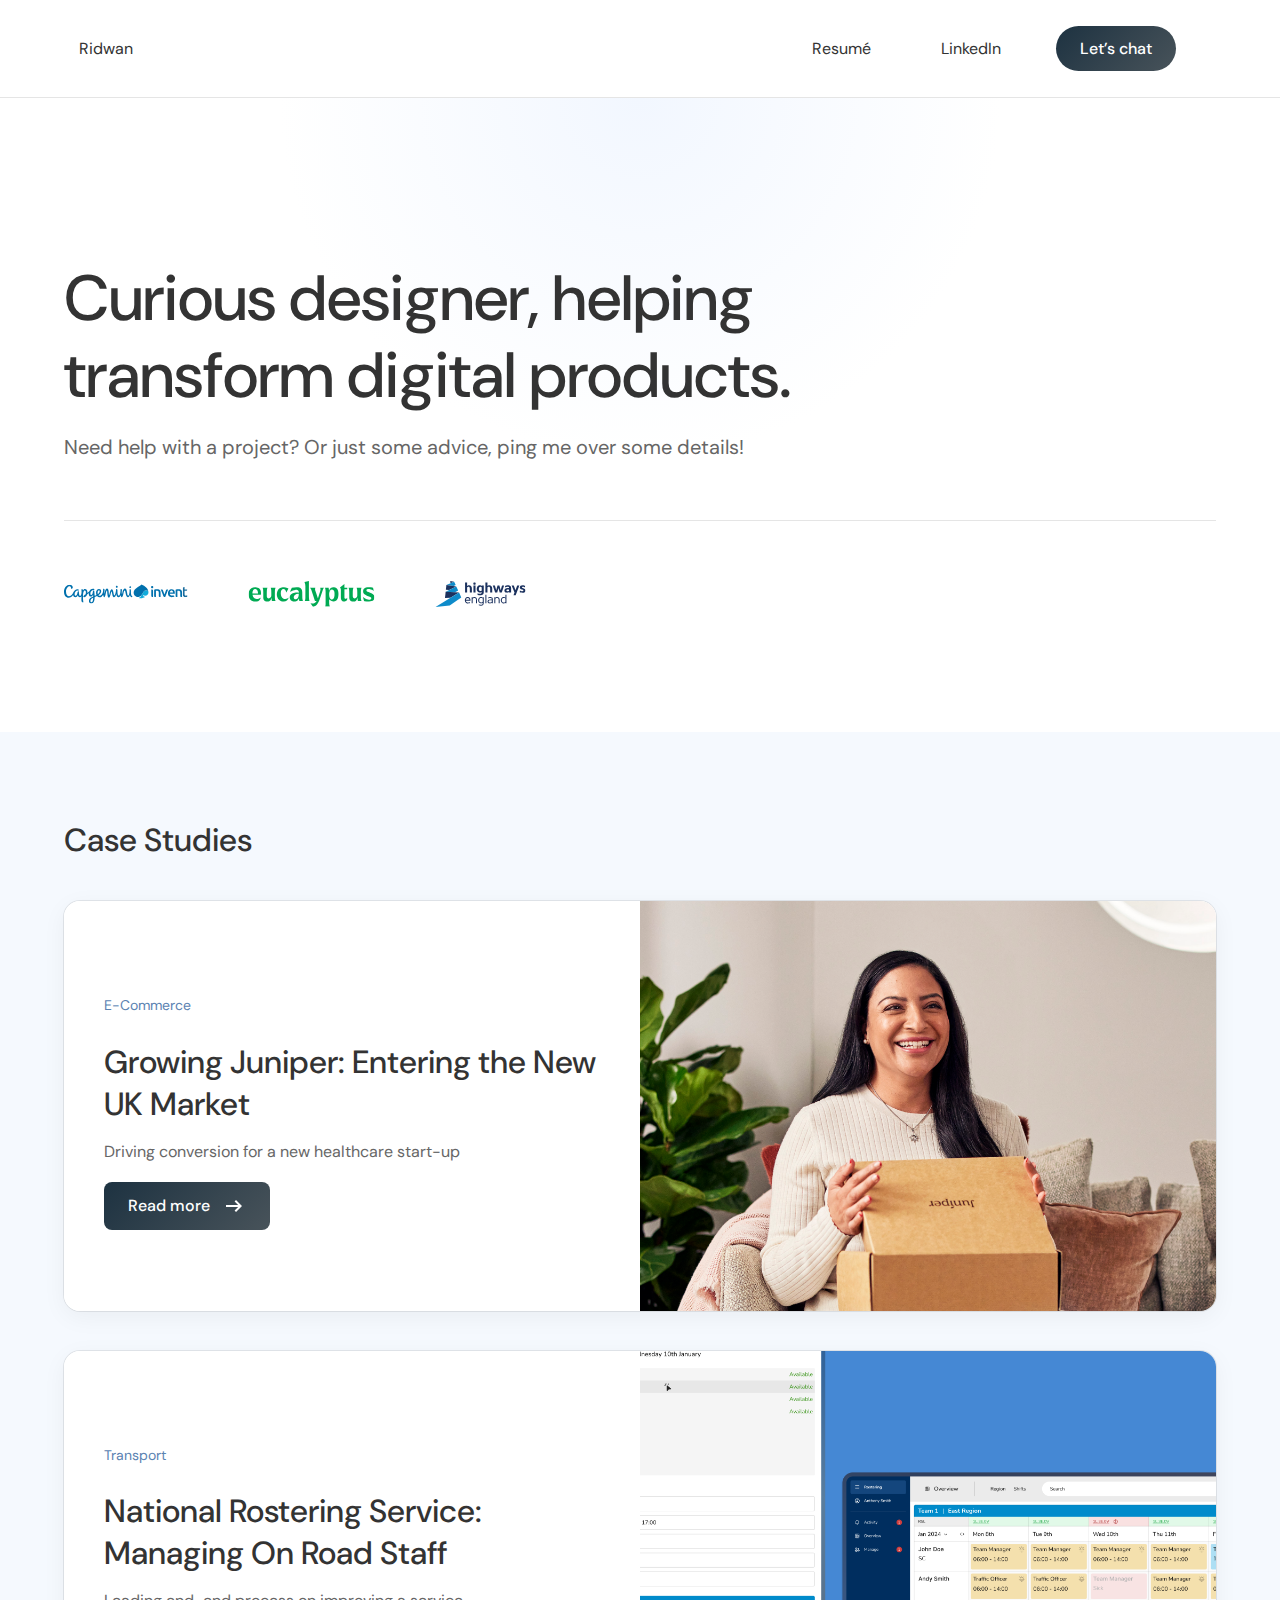
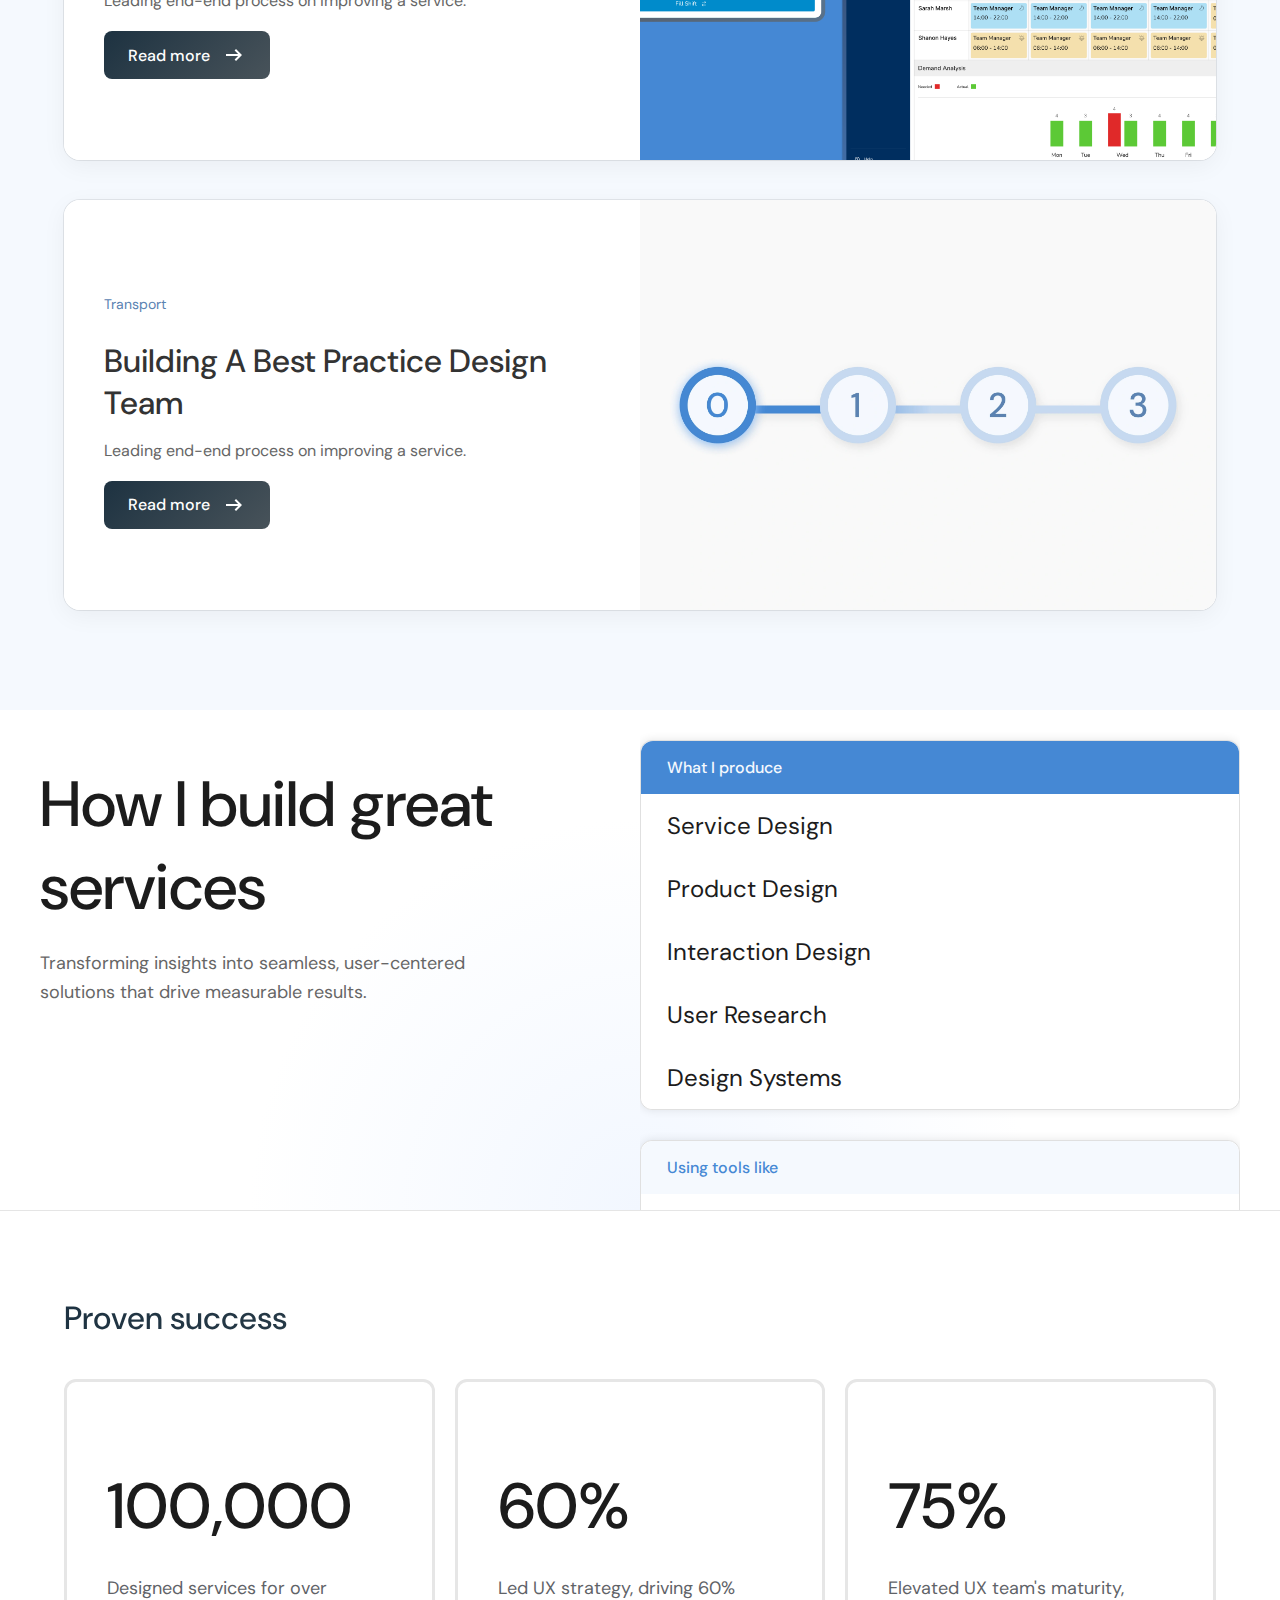
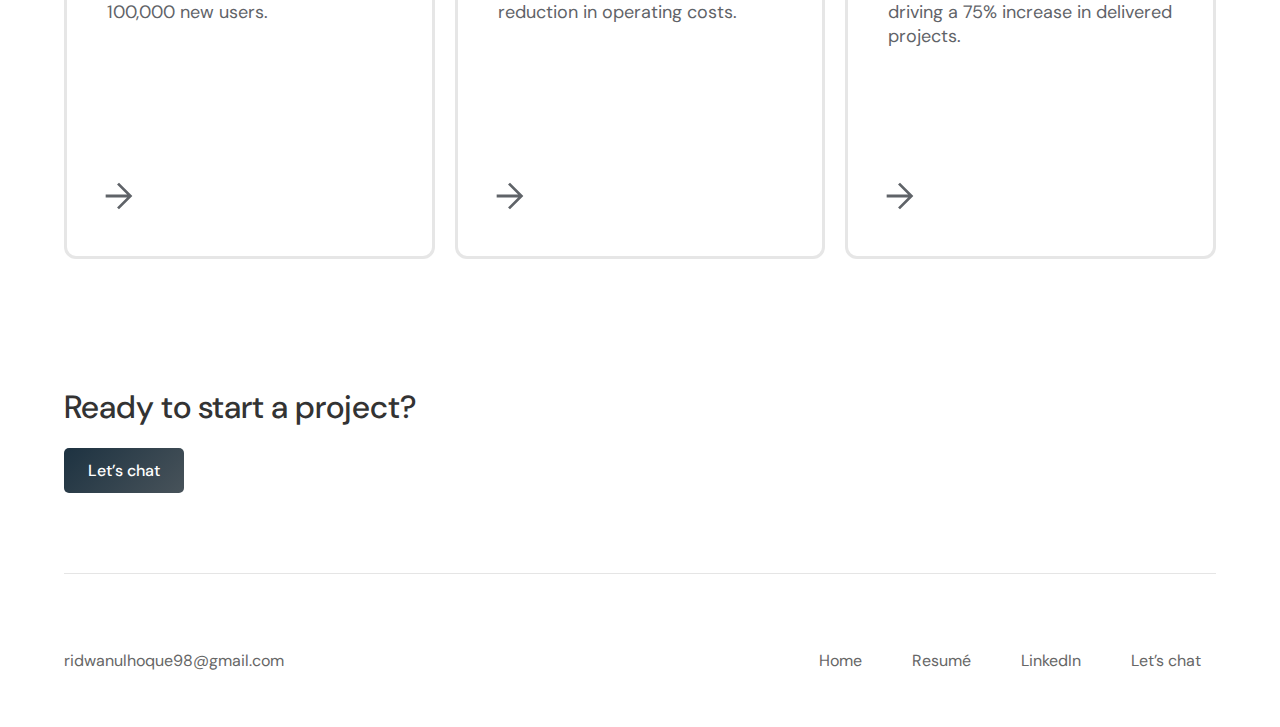
<file: index.html>
<!DOCTYPE html>
<html lang="en">
<head>
    <meta charset="UTF-8">
    <meta name="viewport" content="width=device-width, initial-scale=1.0">
    <title>Ridwan Portfolio</title>
    <link rel="icon" type="image/x-icon" href="assets/Favicon.webp">
    <link rel="stylesheet" href="https://fonts.googleapis.com/css2?family=DM+Sans:wght@400;500;700&display=swap">
    <link rel="stylesheet" href="styles.css">
</head>
<body>
    <header>
        <div class="header-inner">
            <div class="container">
                <nav>
                    <ul>
                        <li class="logo"><a href="index.html">Ridwan</a></li>
                        <li class="desktop-only"><a href="https://docs.google.com/document/d/1-wRVz-llb5nGAWiu1UPl7-VWqBf_VL8gwN9wM1sEEDQ/edit?usp=sharing">Resumé</a></li>
                        <li class="desktop-only"><a href="https://www.linkedin.com/in/ridwanhoque/">LinkedIn</a></li>
                        <li class="chat-button"><a href="#">Let’s chat</a></li>
                        <li class="mobile-only hamburger-menu">
                            <a href="#">
                                <svg xmlns="http://www.w3.org/2000/svg" height="24px" viewBox="0 -960 960 960" width="24px" fill="#0F0F0F">
                                    <path d="M120-240v-80h720v80H120Zm0-200v-80h720v80H120Zm0-200v-80h720v80H120Z"/>
                                </svg>
                            </a>
                        </li>
                    </ul>
                </nav>
            </div>
        </div>
        <div class="hero">
            <div class="container">
                <h1>Curious designer, helping <br> transform digital products.</h1>
                <p>Need help with a project? Or just some advice, ping me over some details!</p>
                <div class="footer-divider"></div>
                <div class="hero-logos">
                    <a href="https://www.capgemini.com/about-us/who-we-are/our-brands/capgemini-invent/" target="_blank">
                        <img src="assets/Capgemini Invent.svg" alt="Capgemini">
                    </a>
                    <a href="https://eucalyptus.vc/" target="_blank">
                        <img src="assets/Eucalyptus.svg" alt="Eucalyptus">
                    </a>
                    <a href="https://nationalhighways.co.uk/" target="_blank">
                        <img src="assets/National Highways.svg" alt="Highways England">
                    </a>
                </div>
            </div>
        </div>
    </header>

    <main>
        <div class="project-background">
            <div class="container">
                <h2>Case Studies</h2>
                <section class="project-card">
                    <div class="project-card-content">
                        <img src="assets/Juniper.webp">
                        <div class="project-info">
                            <p class="project-category">E-Commerce</p>
                            <h2>Growing Juniper: Entering the New UK Market</h2>
                            <p>Driving conversion for a new healthcare start-up</p>
                            <a href="growing-juniper.html" class="button">Read more <svg xmlns="http://www.w3.org/2000/svg" height="24px" viewBox="0 -960 960 960" width="24px" fill="#FFFFFF" class="icon-arrow"><path d="m560-240-56-58 142-142H160v-80h486L504-662l56-58 240 240-240 240Z"/></svg></a>
                        </div>
                    </div>
                </section>
        
                <section class="project-card">
                    <div class="project-card-content">
                        <img src="assets/Safety Critical.webp">
                        <div class="project-info">
                            <p class="project-category">Transport</p>
                            <h2>National Rostering Service: Managing On Road Staff</h2>
                            <p>Leading end-end process on improving a service.</p>
                            <a href="rostering.html" class="button">Read more <svg xmlns="http://www.w3.org/2000/svg" height="24px" viewBox="0 -960 960 960" width="24px" fill="#FFFFFF" class="icon-arrow"><path d="m560-240-56-58 142-142H160v-80h486L504-662l56-58 240 240-240 240Z"/></svg></a>
                        </div>
                    </div>
                </section>
        
                <section class="project-card">
                    <div class="project-card-content">
                        <img src="assets/UX Maturity Scale.webp">
                        <div class="project-info">
                            <p class="project-category">Transport</p>
                            <h2>Building A Best Practice Design Team</h2>
                            <p>Leading end-end process on improving a service.</p>
                            <a href="rostering.html" class="button">Read more <svg xmlns="http://www.w3.org/2000/svg" height="24px" viewBox="0 -960 960 960" width="24px" fill="#FFFFFF" class="icon-arrow"><path d="m560-240-56-58 142-142H160v-80h486L504-662l56-58 240 240-240 240Z"/></svg></a>
                        </div>
                    </div>
                </section>
            </div>
        </div>
        

        <div class="skills-section">
            <div class="skills-content">
                <h2>How I build great services</h2>
                <p>Transforming insights into seamless, user-centered solutions that drive measurable results.</p>
            </div>
            <div class="skills-cards">
                <div class="skill-card">
                    <div class="skill-card-header primary">What I produce</div>
                    <div class="skill-card-body">
                        <div class="skill-cell">Service Design</div>
                        <div class="skill-cell">Product Design</div>
                        <div class="skill-cell">Interaction Design</div>
                        <div class="skill-cell">User Research</div>
                        <div class="skill-cell">Design Systems</div>
                    </div>
                </div>
                <div class="skill-card">
                    <div class="skill-card-header secondary">Using tools like</div>
                    <div class="skill-card-body">
                        <div class="skill-cell">Figma</div>
                        <div class="skill-cell">Adobe Suite</div>
                        <div class="skill-cell">VS Code</div>
                        <div class="skill-cell">Amplitude</div>
                        <div class="skill-cell">Hotjar</div>
                    </div>
                </div>
                <div class="skill-card">
                    <div class="skill-card-header tertiary">For products in</div>
                    <div class="skill-card-body">
                        <div class="skill-cell">Transport</div>
                        <div class="skill-cell">Healthcare</div>
                        <div class="skill-cell">SaaS</div>
                        <div class="skill-cell">AI</div>
                    </div>
                </div>
            </div>
        </div>
        
        <!-- Success Metrics Section -->
        <div class="success-metrics-section">
            <div class="container">
                <h2>Proven success</h2>
                <div class="metrics-grid">
                    <a href="growing-juniper.html" class="metric-card">
                        <h1>100,000</h1>
                        <p>Designed services for over 100,000 new users.</p>
                        <div class="metric-arrow">
                            <svg xmlns="http://www.w3.org/2000/svg" height="40px" viewBox="0 -960 960 960" width="40px" fill="#5f6368"><path d="M673-446.67H160v-66.66h513l-240-240L480-800l320 320-320 320-47-46.67 240-240Z"/></svg>
                        </div>
                    </a>
                    <a href="rostering.html" class="metric-card">
                        <h1>60%</h1>
                        <p>Led UX strategy, driving 60% reduction in operating costs.</p>
                        <div class="metric-arrow">
                            <svg xmlns="http://www.w3.org/2000/svg" height="40px" viewBox="0 -960 960 960" width="40px" fill="#5f6368"><path d="M673-446.67H160v-66.66h513l-240-240L480-800l320 320-320 320-47-46.67 240-240Z"/></svg>
                        </div>
                    </a>
                    <a href="building-teams.html" class="metric-card">
                        <h1>75%</h1>
                        <p>Elevated UX team's maturity, driving a 75% increase in delivered projects.</p>
                        <div class="metric-arrow">
                            <svg xmlns="http://www.w3.org/2000/svg" height="40px" viewBox="0 -960 960 960" width="40px" fill="#5f6368"><path d="M673-446.67H160v-66.66h513l-240-240L480-800l320 320-320 320-47-46.67 240-240Z"/></svg>
                        </div>
                    </a>
                </div>
            </div>
        </div>
        


        <footer>
            <div class="container">
                <div class="footer-content">
                    <h2>Ready to start a project?</h2>
                    <a href="#" class="footer-button">Let’s chat</a>
                    <div class="footer-divider"></div>
                    <div class="footer-email-container">
                        <p class="footer-email">ridwanulhoque98@gmail.com</p>
                        <div class="footer-links">
                            <ul>
                                <li><a href="index.html">Home</a></li>
                                <li><a href="https://docs.google.com/document/d/1-wRVz-llb5nGAWiu1UPl7-VWqBf_VL8gwN9wM1sEEDQ/edit?usp=sharing">Resumé</a></li>
                                <li><a href="https://www.linkedin.com/in/ridwanhoque/">LinkedIn</a></li>
                                <li><a href="#">Let’s chat</a></li>
                            </ul>
                        </div>
                    </div>
                </div>
            </div>
        </footer>
    </main>
</body>
</html>
</file>
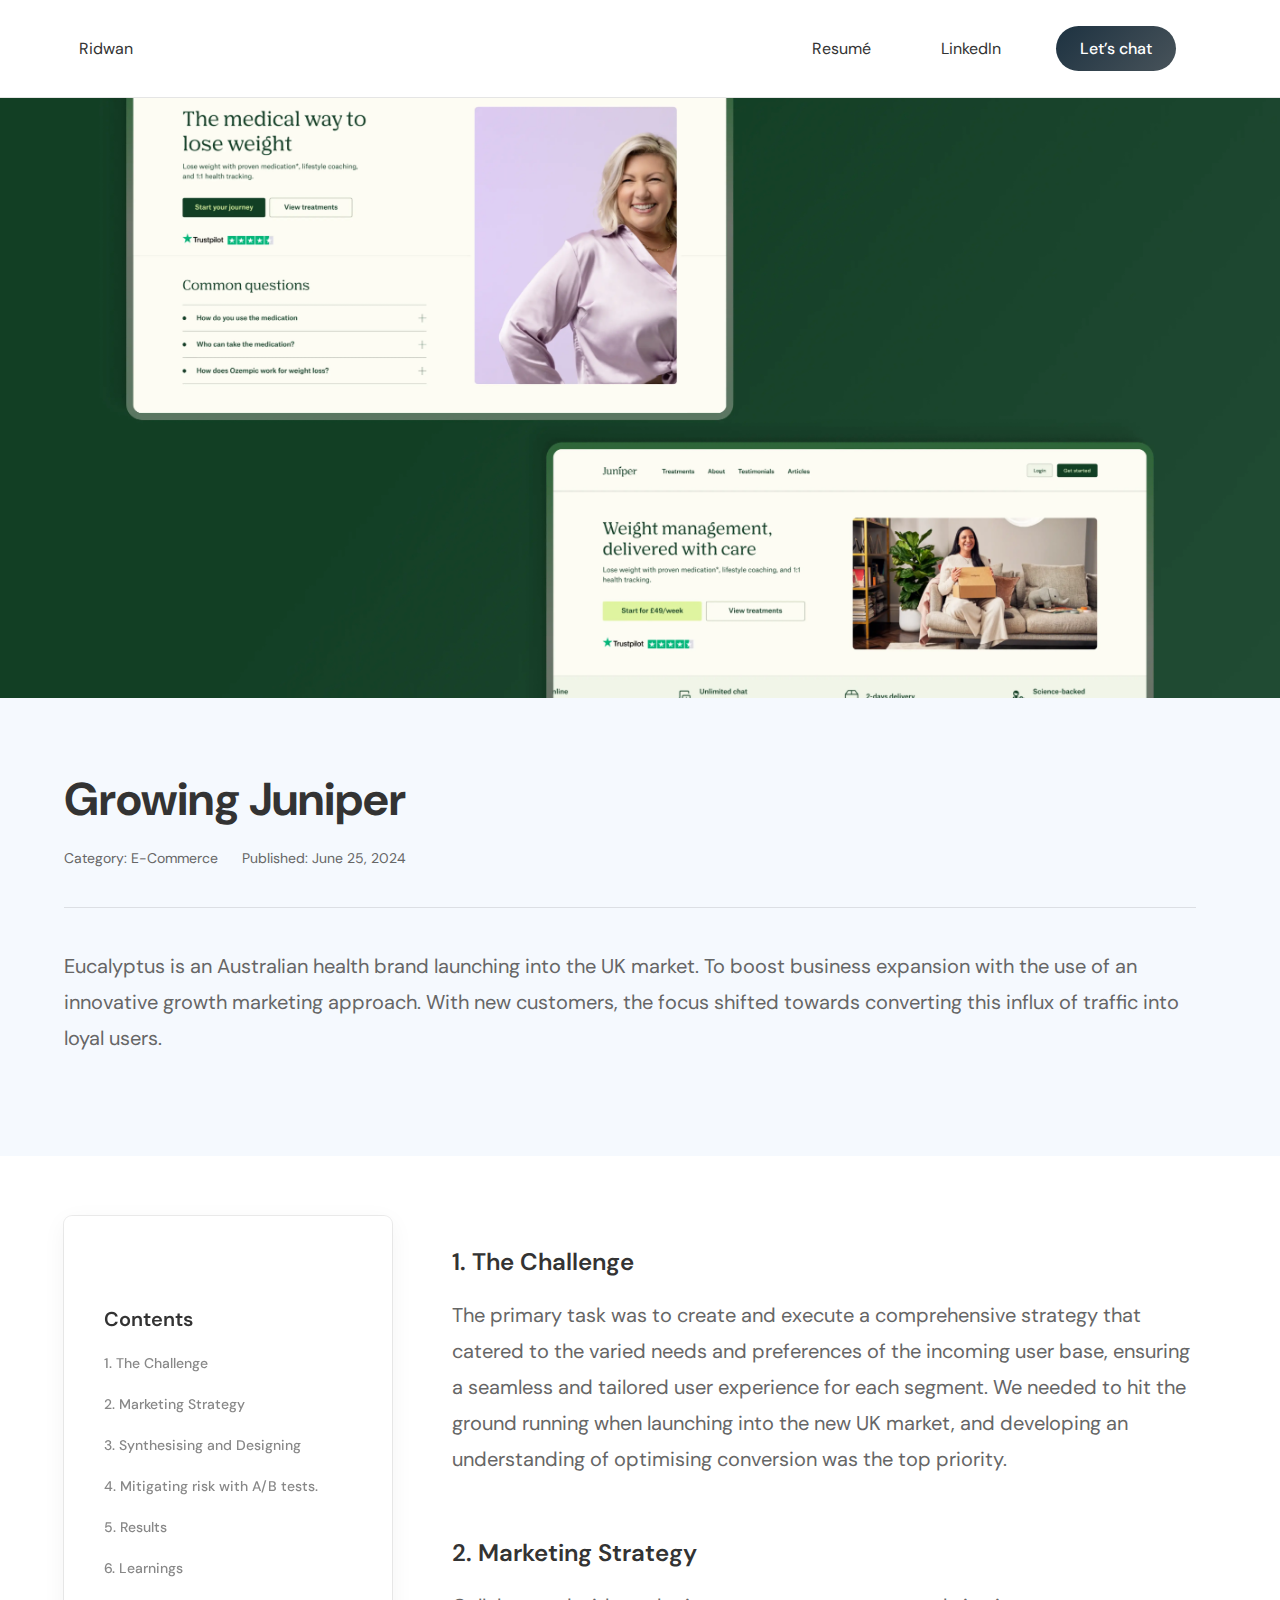
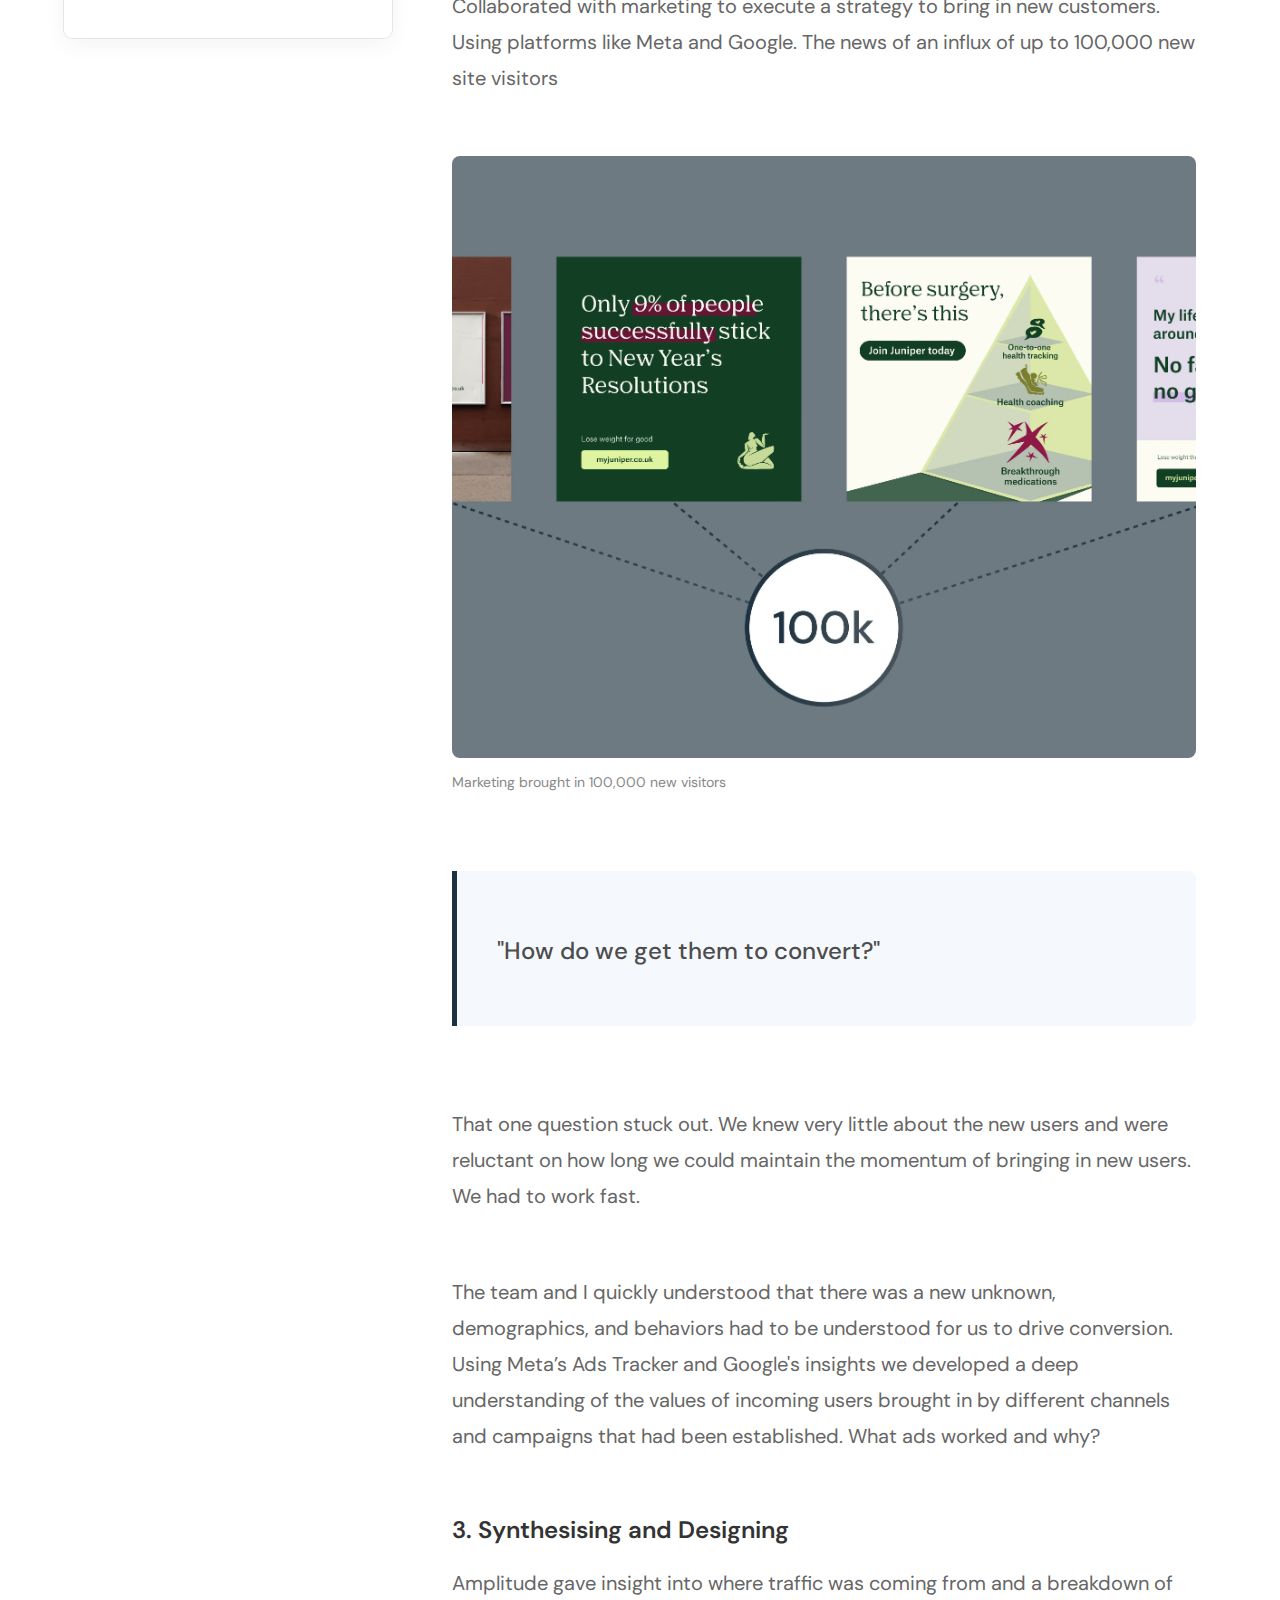
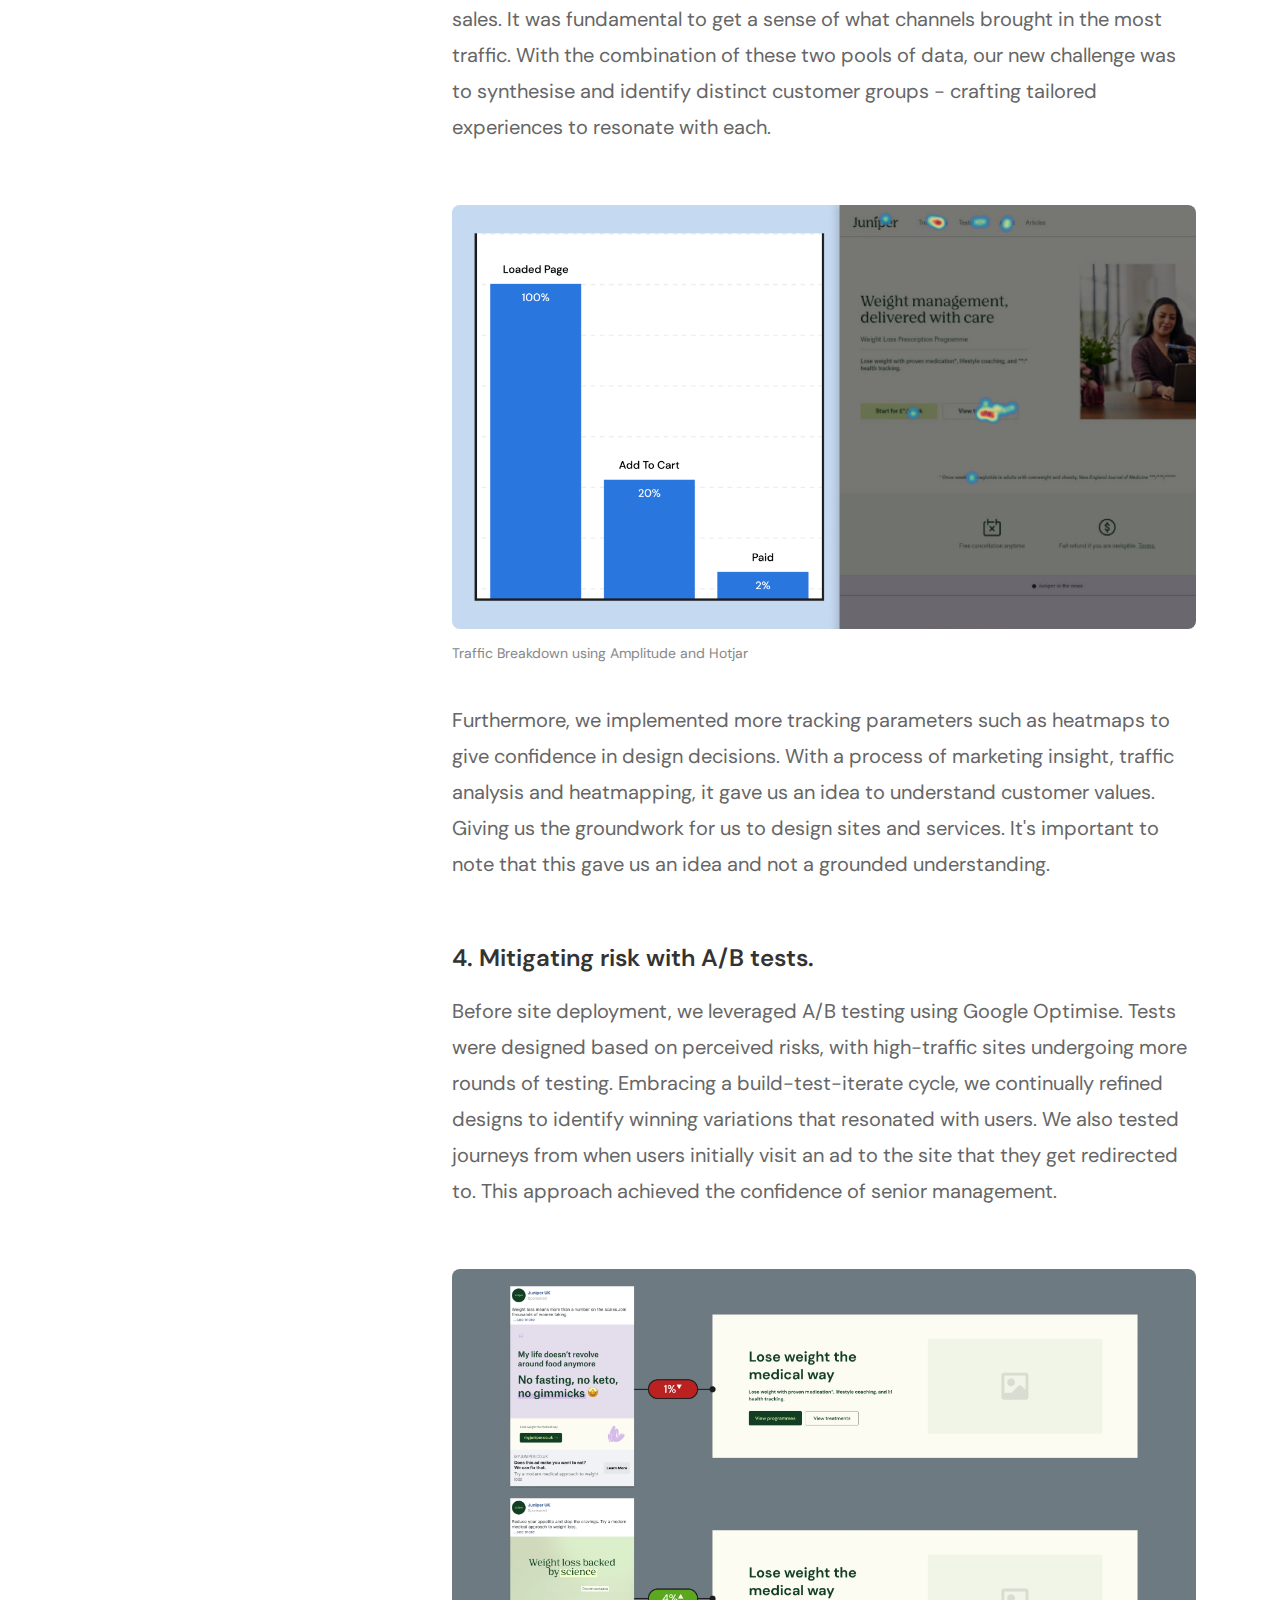
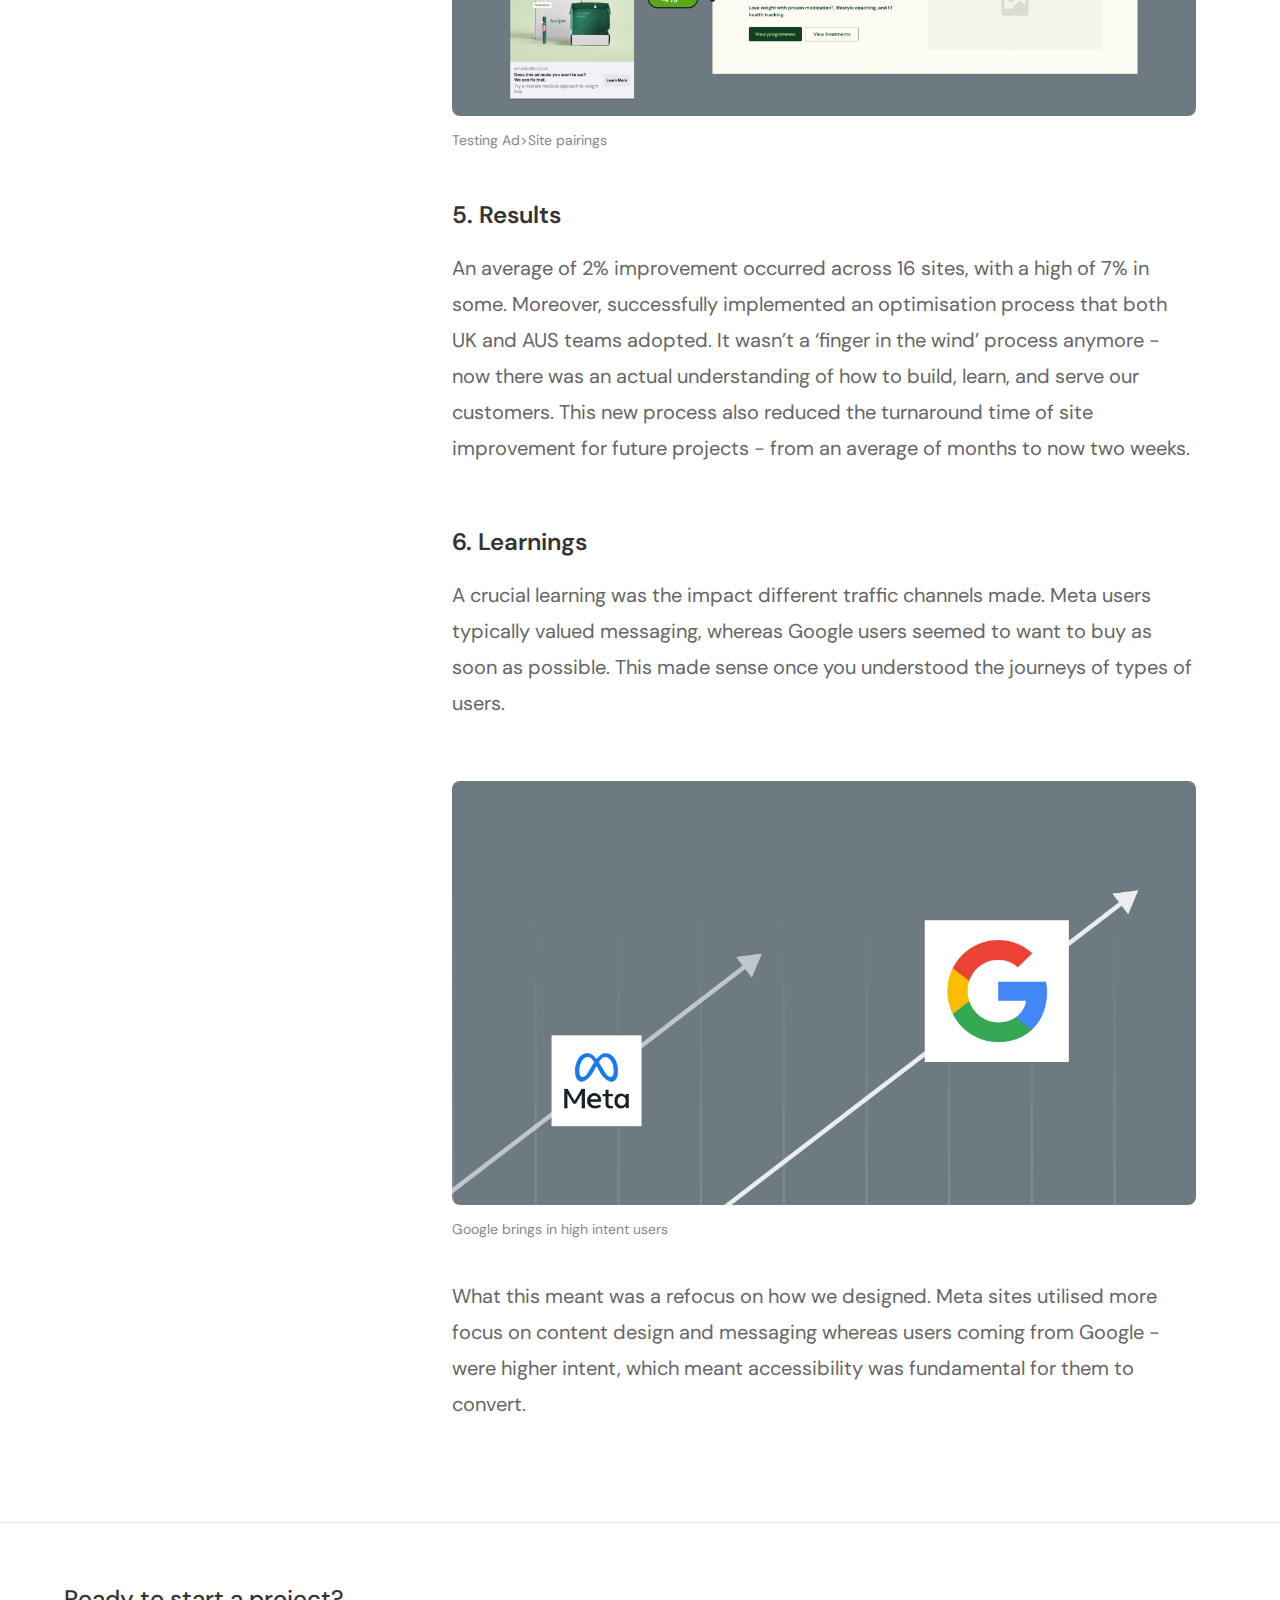
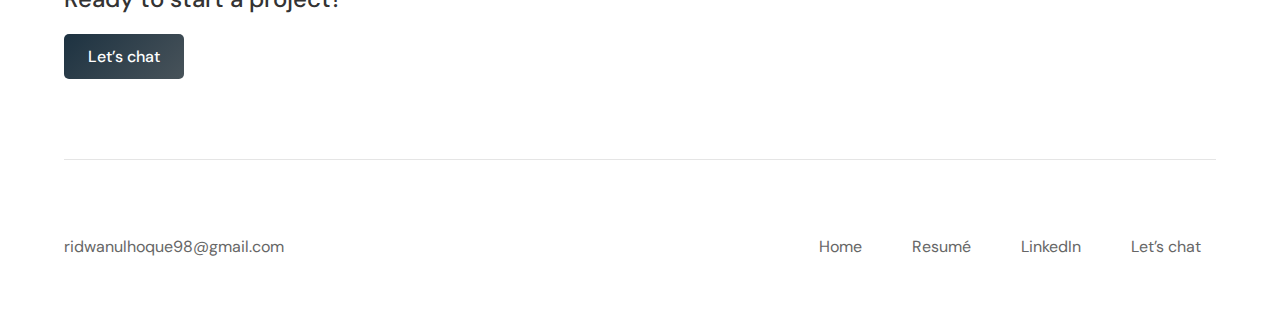
<file: growing-juniper.html>
<!DOCTYPE html>
<html lang="en">
<head>
    <meta charset="UTF-8">
    <meta name="viewport" content="width=device-width, initial-scale=1.0">
    <title>Growing Juniper</title>
    <link rel="icon" type="image/x-icon" href="assets/Favicon.webp">
    <link rel="stylesheet" href="https://fonts.googleapis.com/css2?family=DM+Sans:wght@400;500;700&display=swap">
    <link rel="stylesheet" href="styles.css">
    <style>
        /* General body styles */
        body {
            font-family: 'DM Sans', sans-serif;
            margin: 0;
            padding: 0;
            color: #333;
            background: #fff;
        }

        .container {
            width: 90%;
            max-width: 1200px;
            margin: 0 auto;
        }

        .header-inner {
            border-bottom: 1px solid rgba(0, 0, 0, 0.1);
            width: 100%;
        }

        nav ul {
            list-style: none;
            padding: 26px 0;
            display: flex;
            justify-content: space-between;
            align-items: center;
            margin: 0;
        }

        nav ul li {
            display: inline;
            margin-right: 40px;
        }

        nav ul li.logo {
            margin-right: auto;
        }

        nav ul li a {
            text-decoration: none;
            color: #333;
            font-weight: 400;
            padding: 10px 15px;
        }

        nav ul li.chat-button a {
            background: linear-gradient(135deg, #1D3241 0%, #48535A 100%);
            color: #fff;
            border-radius: 200px;
            font-weight: 500;
            padding: 12px 24px;
        }

        nav ul li.hamburger-menu {
            display: none;
        }

        .image-banner {
            width: 100%;
            height: 600px;
            background: url("assets/Banner.webp") no-repeat center center;
            background-size: cover;
        }

        .banner {
            width: 100%;
            background-color: #F5F9FE;
            padding: 40px 0;
        }

        .banner-content {
            width: 100%;
            max-width: 1200px;
            margin: 0 auto;
            display: flex;
            align-items: center;
            justify-content: space-between;
        }

        .banner-text {
            flex: 1;
            padding-right: 20px;
        }

        .banner h1 {
            font-size: 46px;
            margin-bottom: 20px;
        }

        .case-study-meta {
            font-size: 14px;
            color: #666;
            margin-bottom: 20px;
        }

        .case-study-meta span {
            display: inline-block;
            margin-right: 20px;
        }

        .banner p {
            font-size: 20px;
            color: #666;
            line-height: 1.8;
            margin-bottom: 60px;
        }

        .divider {
            width: 100%;
            height: 1px;
            background-color: rgba(0, 0, 0, 0.1);
            margin: 40px 0;
        }

        .case-study-content {
            margin-top: 40px;
            display: flex;
            gap: 40px;
        }

        .case-study-container {
            flex: 3;
            padding: 0 20px; /* Adjust as needed */
        }

        .case-study-content h1,
        .case-study-content h2,
        .case-study-content h3,
        .case-study-content p {
            padding: 0;
        }

        .case-study-content h2 {
            font-size: 24px;
            font-weight: 600;
            color: #333;
            margin-top: 50px;
            margin-bottom: 10px;
        }

        .case-study-content h3 {
            font-size: 24px;
            font-weight: 500;
            color: #4d4d4d;
            margin-bottom: 20px;
        }

        .case-study-content p {
            font-size: 20px;
            color: #666;
            line-height: 1.8;
            margin-bottom: 60px;
        }

        .case-study-content img {
            max-width: 100%;
            height: auto;
            border-radius: 8px;
            margin-bottom: 10px;
        }

        .image-caption {
            font-size: 14px;
            color: #888;
            text-align: left; /* Left-aligned captions */
            margin-bottom: 40px;
        }

        .divider {
            width: 100%;
            height: 1px;
            background-color: rgba(0, 0, 0, 0.1);
            margin: 40px 0;
        }

        .quote {
            text-align: left;
            margin: 80px 0;
            font-size: 24px;
            font-weight: 500;
            color: #333;
            background: #F5F9FE;
            border-left: 5px solid #1D3241;
            border-bottom-right-radius: 8px;
            border-top-right-radius: 8px;
            padding: 40px;
        }

        .table-of-contents {
            flex: 1;
            position: sticky;
            top: 100px;
            background: #fff;
            border-radius: 8px;
            box-shadow: rgba(0, 0, 0, 0.05) 0px 6px 24px 0px, rgba(0, 0, 0, 0.08) 0px 0px 0px 1px; /* Updated box shadow */
            padding: 40px; /* Increased padding */
            height: 100%;
            margin-top: 20px;
        }

        .table-of-contents h2 {
            font-size: 20px;
            margin-bottom: 20px;
        }

        .table-of-contents ul {
            list-style: none;
            padding: 0;
        }

        .table-of-contents ul li {
            margin-bottom: 20px;
        }

        .table-of-contents ul li a {
            text-decoration: none;
            color: #888;
            font-size: 14px; /* Smaller font size */
            font-weight: 500;
            transition: color 0.3s;
        }

        .table-of-contents ul li a:hover {
            color: #1D3241;
        }

        footer {
            margin-top: 40px;
            border-top: 1px solid rgba(0, 0, 0, 0.1); /* Added outline to the footer */
        }

        .footer-content {
            max-width: 100%;
            text-align: left;
        }

        .footer-content h2 {
            font-size: 24px;
            font-weight: 500;
            color: #333;
            margin-bottom: 20px;
        }

        .footer-button {
            background-color: #1D3241;
            color: #fff;
            text-decoration: none;
            padding: 12px 24px;
            border-radius: 5px;
            font-weight: 500;
            display: inline-block;
            margin-bottom: 20px;
            transition: background-color 0.3s;
        }

        .footer-button:hover {
            background-color: #48535A;
        }

        .footer-divider {
            width: 100%;
            height: 1px;
            background-color: rgba(0, 0, 0, 0.1);
            margin: 60px 0;
        }

        .footer-email {
            font-size: 16px;
            color: #666;
        }

        @media (max-width: 768px) {
            nav ul {
                flex-direction: row;
                align-items: center;
                justify-content: space-between;
            }

            nav ul li {
                margin-right: 0;
            }

            nav ul li.logo {
                margin-right: auto;
            }

            nav ul li.hamburger-menu {
                display: block;
            }

            nav ul li a {
                display: none;
            }

            .banner-content {
                flex-direction: column;
                text-align: center;
            }

            .banner-text {
                margin-bottom: 20px;
            }

            .banner img {
                margin-bottom: 20px;
                max-width: 100%;
            }

            .case-study-content {
                flex-direction: column;
            }

            .case-study-container {
                padding: 0 20px;
            }

            .two-columns img {
                min-width: 100%;
                max-width: 100%;
            }

            footer {
                padding: 20px 20px;
            }

            .table-of-contents {
                position: static;
                margin-bottom: 20px;
            }

            /* Mobile-specific paragraph text size */
            .case-study-content p {
                font-size: 15px;
            }

            /* Mobile-specific heading sizes */
            .case-study-content h2 {
                font-size: 22px;
            }

            .case-study-content h3 {
                font-size: 20px;
            }
        }
    </style>
</head>
<body>
    <header>
        <div class="header-inner">
            <div class="container">
                <nav>
                    <ul>
                        <li class="logo"><a href="index.html">Ridwan</a></li>
                        <li class="desktop-only"><a href="https://docs.google.com/document/d/1-wRVz-llb5nGAWiu1UPl7-VWqBf_VL8gwN9wM1sEEDQ/edit?usp=sharing">Resumé</a></li>
                        <li class="desktop-only"><a href="https://www.linkedin.com/in/ridwanhoque/">LinkedIn</a></li>
                        <li class="chat-button"><a href="#">Let’s chat</a></li>
                        <li class="mobile-only hamburger-menu">
                            <a href="#">
                                <svg xmlns="http://www.w3.org/2000/svg" height="24px" viewBox="0 -960 960 960" width="24px" fill="#0F0F0F">
                                    <path d="M120-240v-80h720v80H120Zm0-200v-80h720v80H120Zm0-200v-80h720v80H120Z"/>
                                </svg>
                            </a>
                        </li>
                    </ul>
                </nav>
            </div>
        </div>
    </header>

    <div class="image-banner"></div>

    <div class="banner">
        <div class="container">
            <div class="banner-content">
                <div class="banner-text">
                    <h1>Growing Juniper</h1>
                    <div class="case-study-meta">
                        <span>Category: E-Commerce</span>
                        <span>Published: June 25, 2024</span>
                    </div>
                    <div class="divider"></div>
                    <p>Eucalyptus is an Australian health brand launching into the UK market. To boost business expansion with the use of an innovative growth marketing approach. With new customers, the focus shifted towards converting this influx of traffic into loyal users.</p>
                </div>
            </div>
        </div>
    </div>

    <main>
        <div class="container">
            <div class="case-study-content">
                <aside class="table-of-contents">
                    <h2>Contents</h2>
                    <ul>
                        <li><a href="#the-challenge">1. The Challenge</a></li>
                        <li><a href="#marketing-strategy">2. Marketing Strategy</a></li>
                        <li><a href="#synthesising-and-designing">3. Synthesising and Designing</a></li>
                        <li><a href="#mitigating-risk-with-ab-tests">4. Mitigating risk with A/B tests.</a></li>
                        <li><a href="#results">5. Results</a></li>
                        <li><a href="#learnings">6. Learnings</a></li>
                    </ul>
                </aside>
                <div class="case-study-container">
                    <h2 id="the-challenge">1. The Challenge</h2>
                    <p>The primary task was to create and execute a comprehensive strategy that catered to the varied needs and preferences of the incoming user base, ensuring a seamless and tailored user experience for each segment. We needed to hit the ground running when launching into the new UK market, and developing an understanding of optimising conversion was the top priority.</p>

                    <h2 id="marketing-strategy">2. Marketing Strategy</h2>
                    <p>Collaborated with marketing to execute a strategy to bring in new customers. Using platforms like Meta and Google. The news of an influx of up to 100,000 new site visitors</p>
                    <img src="assets/Campaigns.webp" alt="Visitors">
                    <div class="image-caption">Marketing brought in 100,000 new visitors</div>
                    <div class="quote"><h3>"How do we get them to convert?"</h3></div>
                    <p>That one question stuck out. We knew very little about the new users and were reluctant on how long we could maintain the momentum of bringing in new users. We had to work fast.</p>
                    <p>The team and I quickly understood that there was a new unknown, demographics, and behaviors had to be understood for us to drive conversion. Using Meta’s Ads Tracker and Google's insights we developed a deep understanding of the values of incoming users brought in by different channels and campaigns that had been established. What ads worked and why?</p>

                    <h2 id="synthesising-and-designing">3. Synthesising and Designing</h2>
                    <p>Amplitude gave insight into where traffic was coming from and a breakdown of sales. It was fundamental to get a sense of what channels brought in the most traffic. With the combination of these two pools of data, our new challenge was to synthesise and identify distinct customer groups - crafting tailored experiences to resonate with each.</p>
                    <img src="assets/Traffic Breakdown.webp"Amplitude Traffic Breakdown">
                    <div class="image-caption">Traffic Breakdown using Amplitude and Hotjar</div>
                    <p>Furthermore, we implemented more tracking parameters such as heatmaps to give confidence in design decisions. With a process of marketing insight, traffic analysis and heatmapping, it gave us an idea to understand customer values. Giving us the groundwork for us to design sites and services. It's important to note that this gave us an idea and not a grounded understanding.</p>
                    
                    <h2 id="mitigating-risk-with-ab-tests">4. Mitigating risk with A/B tests.</h2>
                    <p>Before site deployment, we leveraged A/B testing using Google Optimise. Tests were designed based on perceived risks, with high-traffic sites undergoing more rounds of testing. Embracing a build-test-iterate cycle, we continually refined designs to identify winning variations that resonated with users. We also tested journeys from when users initially visit an ad to the site that they get redirected to. This approach achieved the confidence of senior management.</p>
                    <img src="assets/Testing Designs.webp" alt="Heatmaps">
                    <div class="image-caption">Testing Ad>Site pairings</div>

                    <h2 id="results">5. Results</h2>
                    <p>An average of 2% improvement occurred across 16 sites, with a high of 7% in some. Moreover, successfully implemented an optimisation process that both UK and AUS teams adopted. It wasn’t a ‘finger in the wind’ process anymore - now there was an actual understanding of how to build, learn, and serve our customers. This new process also reduced the turnaround time of site improvement for future projects - from an average of months to now two weeks.</p>

                    <h2 id="learnings">6. Learnings</h2>
                    <p>A crucial learning was the impact different traffic channels made. Meta users typically valued messaging, whereas Google users seemed to want to buy as soon as possible. This made sense once you understood the journeys of types of users.</p>
                    <img src="assets/Traffic.webp" alt="Results">
                    <div class="image-caption">Google brings in high intent users</div>
                    <p>What this meant was a refocus on how we designed. Meta sites utilised more focus on content design and messaging whereas users coming from Google - were higher intent, which meant accessibility was fundamental for them to convert.</p>

                </div>
            </div>
        </div>
    </main>

    <footer>
        <div class="container">
            <div class="footer-content">
                <h2>Ready to start a project?</h2>
                <a href="#" class="footer-button">Let’s chat</a>
                <div class="footer-divider"></div>
                <div class="footer-email-container">
                    <p class="footer-email">ridwanulhoque98@gmail.com</p>
                    <div class="footer-links">
                        <ul>
                            <li><a href="index.html">Home</a></li>
                            <li><a href="https://docs.google.com/document/d/1-wRVz-llb5nGAWiu1UPl7-VWqBf_VL8gwN9wM1sEEDQ/edit?usp=sharing">Resumé</a></li>
                            <li><a href="https://www.linkedin.com/in/ridwanhoque/">LinkedIn</a></li>
                            <li><a href="#">Let’s chat</a></li>
                        </ul>
                    </div>
                </div>
            </div>
        </div>
    </footer>
</body>
</html>
</file>
<file: styles.css>
body {
    font-family: 'DM Sans', sans-serif;
    margin: 0;
    padding: 0;
    color: #333;
    background: #fff;
}

.container {
    width: 90%;
    max-width: 1200px;
    margin: 0 auto;
}

.header-inner {
    border-bottom: 1px solid rgba(0, 0, 0, 0.1);
}

nav ul {
    list-style: none;
    padding: 26px 0;
    display: flex;
    justify-content: space-between;
    align-items: center;
    margin: 0;
}

nav ul li {
    display: inline;
    margin-right: 40px;
}

nav ul li.logo {
    margin-right: auto;
}

nav ul li a {
    text-decoration: none;
    color: #333;
    font-weight: 400;
    padding: 10px 15px;
}

nav ul li.chat-button a {
    background: linear-gradient(135deg, #1D3241 0%, #48535A 100%);
    color: #fff;
    border-radius: 200px;
    font-weight: 500;
    padding: 12px 24px;
}

nav ul li.hamburger-menu {
    display: none;
}

.hero {
    text-align: left;
    padding: 120px 0;
    background: radial-gradient(circle at top, #F2F7FF, #fff 40%);
}

/* Keyframes for animations */
@keyframes fadeInUp {
    from {
        opacity: 0;
        transform: translateY(20px);
    }
    to {
        opacity: 1;
        transform: translateY(0);
    }
}

@keyframes fadeIn {
    from {
        opacity: 0;
    }
    to {
        opacity: 1;
    }
}

@keyframes fadeInLeft {
    from {
        opacity: 0;
        transform: translateX(-20px);
    }
    to {
        opacity: 1;
        transform: translateX(0);
    }
}

/* Applying the animations */
.hero h1 {
    font-size: 64px;
    font-family: 'DM Sans', sans-serif;
    font-weight: 500;
    margin-bottom: 20px;
    color: #333;
    line-height: 1.2;
    animation: fadeInUp 1s ease-out;
}

.hero p {
    font-size: 1.25em;
    margin-bottom: 40px;
    color: #666;
    font-weight: 400;
    max-width: 100%;
    animation: fadeIn 2s ease-out;
}

.hero-logos {
    display: flex;
    justify-content: flex-start;
    gap: 60px;
    align-items: center;
    margin-top: 20px;
    animation: fadeInLeft 1.5s ease-out;
}

.hero-logos img {
    max-height: 50px;
    width: auto;
}

.worked-with {
    font-size: 1.5em;
    color: #666;
    font-weight: 400;
    margin-bottom: 20px;
    animation: fadeIn 2.5s ease-out;
}

/* General Button Styles */
.button, .chat-button a, .footer-button {
    background: linear-gradient(135deg, #1D3241 0%, #48535A 100%);
    color: #fff;
    border-radius: 8px;
    font-weight: 500;
    padding: 12px 24px;
    text-decoration: none;
    display: inline-flex;
    align-items: center;
}

.button:hover, .chat-button a:hover, .footer-button:hover {
    background: linear-gradient(135deg, #48535A 0%, #1D3241 100%);
    box-shadow: 0 4px 15px rgba(0, 0, 0, 0.2);
}

.icon-arrow {
    margin-left: 12px; /* Adjust this value to change the spacing between "Read more" and the icon */
}

/* Project card styles */
.project-background {
    background-color: #F5F9FE;
    padding: 60px 0;
    text-align: left;
}

.project-background h2 {
    font-size: 32px; /* Increased font size */
    font-weight: 500;
    margin-bottom: 40px;
}

.project-card {
    background-color: #fff;
    border-radius: 16px;
    box-shadow: rgba(0, 0, 0, 0.05) 0px 6px 24px 0px, rgba(0, 0, 0, 0.08) 0px 0px 0px 1px;
    height: auto;
    overflow: hidden;
    margin-bottom: 40px; /* Added margin-bottom of 40px */
}

.project-card-content {
    display: flex;
    flex-direction: row-reverse; /* Ensure horizontal orientation */
    background-color: #ffffff;
    align-items: center; /* Center vertically */
    object-fit: cover;
}

.project-card img {
    max-width: 50%; /* Set image width to 50% */
    object-fit: fill;
}

.project-info {
    flex: 1;
    padding: 40px;
    text-align: left; /* Center text horizontally */
}

.project-info .project-category {
    font-size: 14px;
    color: #5B83B2;
    margin-bottom: 10px;
}

.project-info h2 {
    font-size: 32px; /* Increased font size */
    font-weight: 500;
    margin-bottom: 10px;
}

.project-info p {
    font-size: 16px;
    color: #666;
    margin-bottom: 20px;
}

@media (max-width: 768px) {
    .project-card-content {
        flex-direction: row-reverse; /* Stack the image and text vertically on mobile */
        display: inline-block;
    }

    .project-card img {
        max-width: 100%;
        height: auto; /* Ensure image resizes properly */
    }

    .project-info {
        padding: 20px; /* Reduce padding for better fit on mobile */
    }

    .project-info h2 {
        font-size: 24px; /* Adjust heading size for mobile */
    }

    .project-info p {
        font-size: 14px; /* Adjust paragraph size for mobile */
        margin-bottom: 10px;
    }

    .button {
        padding: 10px 20px; /* Adjust button size for mobile */
    }
}



.skills-section {
    display: flex;
    justify-content: space-between;
    align-items: flex-start;
    color: #1C1C1C;
    max-width: 1200px;
    margin: 0 auto;
    background: radial-gradient(circle at bottom, #F2F7FF, #fff 50%);
}

.skills-content {
    width: 40%;
    padding-right: 20px;
}

.skills-content h2 {
    font-size: 64px;
    font-weight: 500;
    margin-bottom: 20px;

}

.skills-content p {
    font-size: 18px;
    line-height: 1.6;
    color: #666;
    margin-bottom: 20px;
}

.skills-cards {
    width: 50%;
    max-height: 500px;
    overflow-y: scroll; /* Parallax scroll on desktop */
    position: relative;
    box-sizing: border-box;
}

.skill-card {
    background-color: #fff;
    border-radius: 12px;
    box-shadow: 0px 0px 10px rgba(0, 0, 0, 0.1);
    margin-top: 30px;
    margin-bottom: 30px;
    border: 1px solid #e0e0e0;  
}

.skill-card-header {
    padding: 16px 26px;
    font-size: 16px;
    font-weight: 500;
    border-top-left-radius: 12px;
    border-top-right-radius: 12px;
}

/* Custom colors for each header */
.skill-card-header.primary {
    background-color: #4588D4;
    color: #F5F9FE;
}

.skill-card-header.secondary {
    background-color: #F5F9FE;
    color: #4588D4;
}

.skill-card-header.tertiary {
    background-color: #FFFBF0;
    color: #967932;
}

.skill-card-body {
    padding: 0;
    display: flex;
    flex-wrap: wrap;
}

.skill-cell {
    padding: 16px 26px;
    background-color: #ffffff;
    color: #1C1C1C;
    flex: 1 1 100%;
    font-size: 24px;
    border-bottom-left-radius: 12px;
    border-bottom-right-radius: 12px;
}

/* Parallax scrolling on the cards */
.skills-cards {
    overflow-y: auto;
    scroll-behavior: smooth;
}

.skills-cards::-webkit-scrollbar {
    width: 6px;
}

.skills-cards::-webkit-scrollbar-thumb {
    background-color: #ddd;
    border-radius: 3px;
}

/* Remove parallax scrolling on mobile */
@media (max-width: 768px) {
    .skills-section {
        flex-direction: column;
        padding: 40px 20px; /* Updated padding for mobile */
    }

    .skills-content {
        width: 100%;
        margin-bottom: 20px;
        padding-right: 0;
    }

    .skills-cards {
        width: 100%;
        max-height: none; /* Remove max-height for mobile */
        overflow-y: visible; /* Disable parallax scrolling on mobile */
    }

    .skills-content h2 {
        font-size: 48px;
    }

    .skills-content p {
        font-size: 16px;
    }
}


.case-studies-section h2 {
    font-size: 32px; /* Matching the font size */
    font-weight: 500; /* Matching the font weight */
    background: linear-gradient(135deg, #1D3241 0%, #48535A 100%);
    
}



/* Footer styles */
footer {
    padding: 40px 0;
    text-align: center;
}

.footer-content {
    max-width: 100%;
    margin: 0 auto;
    text-align: left;
}

.footer-content h2 {
    font-size: 32px;
    font-weight: 500;
    color: #333;
    margin-bottom: 20px;
}

.footer-button {
    background-color: #1D3241;
    color: #fff;
    text-decoration: none;
    padding: 12px 24px;
    border-radius: 5px;
    font-weight: 500;
    display: inline-block;
    margin-bottom: 20px;
    transition: background-color 0.3s;
}

.footer-button:hover {
    background-color: #48535A;
}

.footer-divider {
    width: 100%;
    height: 1px;
    background-color: rgba(0, 0, 0, 0.1);
    margin: 60px 0;
}

.footer-email {
    font-size: 16px;
    color: #666;
}

.footer-email-container {
    display: flex;
    justify-content: space-between;
    align-items: center;
    margin-top: 20px;
    flex-wrap: wrap;
}

.footer-links {
    text-align: right;
}

.footer-links ul {
    list-style: none;
    padding: 0;
    display: flex;
    justify-content: flex-end;
    gap: 20px;
    margin: 0;
}

.footer-links ul li {
    display: inline;
}

.footer-links ul li a {
    text-decoration: none;
    color: #666;
    font-weight: 400;
    padding: 10px 15px;
}

.footer-links ul li a:hover {
    color: #333;
}

@media (max-width: 768px) {
    .footer-email-container {
        flex-direction: column;
        align-items: flex-start;
    }

    .footer-links {
        text-align: left;
        margin-top: 10px;
    }

    .footer-links ul {
        flex-direction: column;
        align-items: flex-start;
    }

    .footer-links ul li {
        margin-bottom: 10px;
    }
}

/* Responsive Styles */
@media (max-width: 768px) {
    nav ul {
        flex-direction: row;
        align-items: center;
        justify-content: space-between;
    }

    nav ul li {
        margin-right: 0;
    }

    nav ul li.logo {
        margin-right: auto;
    }

    nav ul li.hamburger-menu {
        display: block;
    }

    nav ul li a {
        display: none;
    }

    .chat-button {
        display: none;
    }

    .hero {
        text-align: left;
        padding: 24px 0;
        background: radial-gradient(circle at top, #F2F7FF, #fff 40%);
    }

    .hero h1 {
        font-size: 42px;
        max-width: 100%;
    }

    .project-card-content {
        flex-direction: column-reverse;
    }

    .project-card img {
        max-width: 100%;
        margin-top: 0px;
    }

    .divider {
        margin: 20px 0;
    }

    .hero-logos {
        flex-direction: row;
        justify-content: flex-start;
        gap: 20px;
    }

    .toc {
        position: relative;
        top: auto;
        margin-bottom: 40px;
    }

    .case-study-container {
        flex-direction: column;
    }
}

.success-metrics-section {
    padding: 60px 0;
    text-align: left;
    color: #fff;
    border-top: 1px solid rgba(0, 0, 0, 0.1); /* Added top outline */
}

.success-metrics-section h2 {
    font-size: 32px; /* Matches other h2 styles */
    font-weight: 500;
    background: linear-gradient(135deg, #1D3241 0%, #48535A 100%);
    -webkit-background-clip: text;
    -webkit-text-fill-color: transparent;
    margin-bottom: 40px;
    text-align: left;
}

.metrics-grid {
    display: flex;
    gap: 20px;
    justify-content: space-between;
    flex-wrap: wrap; /* Allows wrapping on smaller screens */
}

.metrics-grid a.metric-card {
    background-color: transparent;
    border: 3px solid #E6E6E6;
    border-radius: 12px;
    padding: 40px;
    flex: 1;
    transition: background-color 0.3s, color 0.3s;
    position: relative;
    display: flex;
    flex-direction: column;
    justify-content: space-between;
    height: 480px; /* Increased height for more space */
    min-width: 250px; /* Ensures cards don't get too small on small screens */
    box-sizing: border-box; /* Ensures padding and border are included in width/height */
    text-decoration: none; /* Prevents text underline in links */
    color: inherit; /* Inherits the color for consistency */
}

.metric-card h1 {
    font-size: 64px;
    font-weight: 500;
    color: #1C1C1C;
    margin-bottom: 10px; /* Reduced space between h1 and p */
}

.metric-card p {
    font-size: 18px;
    color: #5f6368;
    margin-bottom: auto; /* Ensures the paragraph doesn't push the arrow down */
    flex-grow: 1; /* Allows p to take up available space to push the arrow to the bottom */
}

.metric-arrow {
    display: flex;
    justify-content: flex-start; /* Align arrow to the left */
    align-items: flex-end; /* Align arrow to the bottom */
    position: absolute;
    bottom: 40px; /* Ensure arrow stays at the bottom */
}

.metric-arrow svg {
    margin-left: -8px; /* Adjust the position of the arrow as needed */
}

.metrics-grid a.metric-card:hover {
    background: linear-gradient(135deg, #1D3241 0%, #48535A 100%);
    color: #fff;
    border-color: transparent; /* Remove border on hover */
}

.metrics-grid a.metric-card:hover h1,
.metrics-grid a.metric-card:hover p,
.metrics-grid a.metric-card:hover .metric-arrow svg {
    color: #fff;
}

.metrics-grid a.metric-card:hover .metric-arrow svg {
    fill: #fff;
}

@media (max-width: 768px) {
    .metrics-grid {
        flex-direction: column; /* Stacks cards vertically on small screens */
        gap: 20px;
    }

    .metrics-grid a.metric-card {
        height: 400px; /* Increased height for more space on mobile */
        padding: 30px; /* Adjust padding for smaller screens */
        flex-direction: column; /* Ensure flex column behavior on mobile */
    }

    .metric-card h1 {
        font-size: 48px; /* Adjust font size for smaller screens */
    }

    .metric-card p {
        font-size: 16px; /* Adjust paragraph size for smaller screens */
        flex-grow: 1; /* Ensure p takes available space */
        margin-bottom: 60px; /* Add space between text and arrow */
    }

    .metric-arrow {
        position: absolute;
        bottom: 30px; /* Ensure arrow stays at the bottom */
        left: 30px; /* Keep arrow on the left */
    }

    .metric-arrow svg {
        height: 30px; /* Adjust arrow size for smaller screens */
        width: 30px;
    }

    .success-metrics-section h2 {
        font-size: 32px;
        font-weight: 500;
        background: linear-gradient(135deg, #1D3241 0%, #48535A 100%);
        -webkit-background-clip: text;
        -webkit-text-fill-color: transparent;
        background-clip: text;
        text-fill-color: transparent;
        margin-bottom: 40px;
    }
}
</file>
